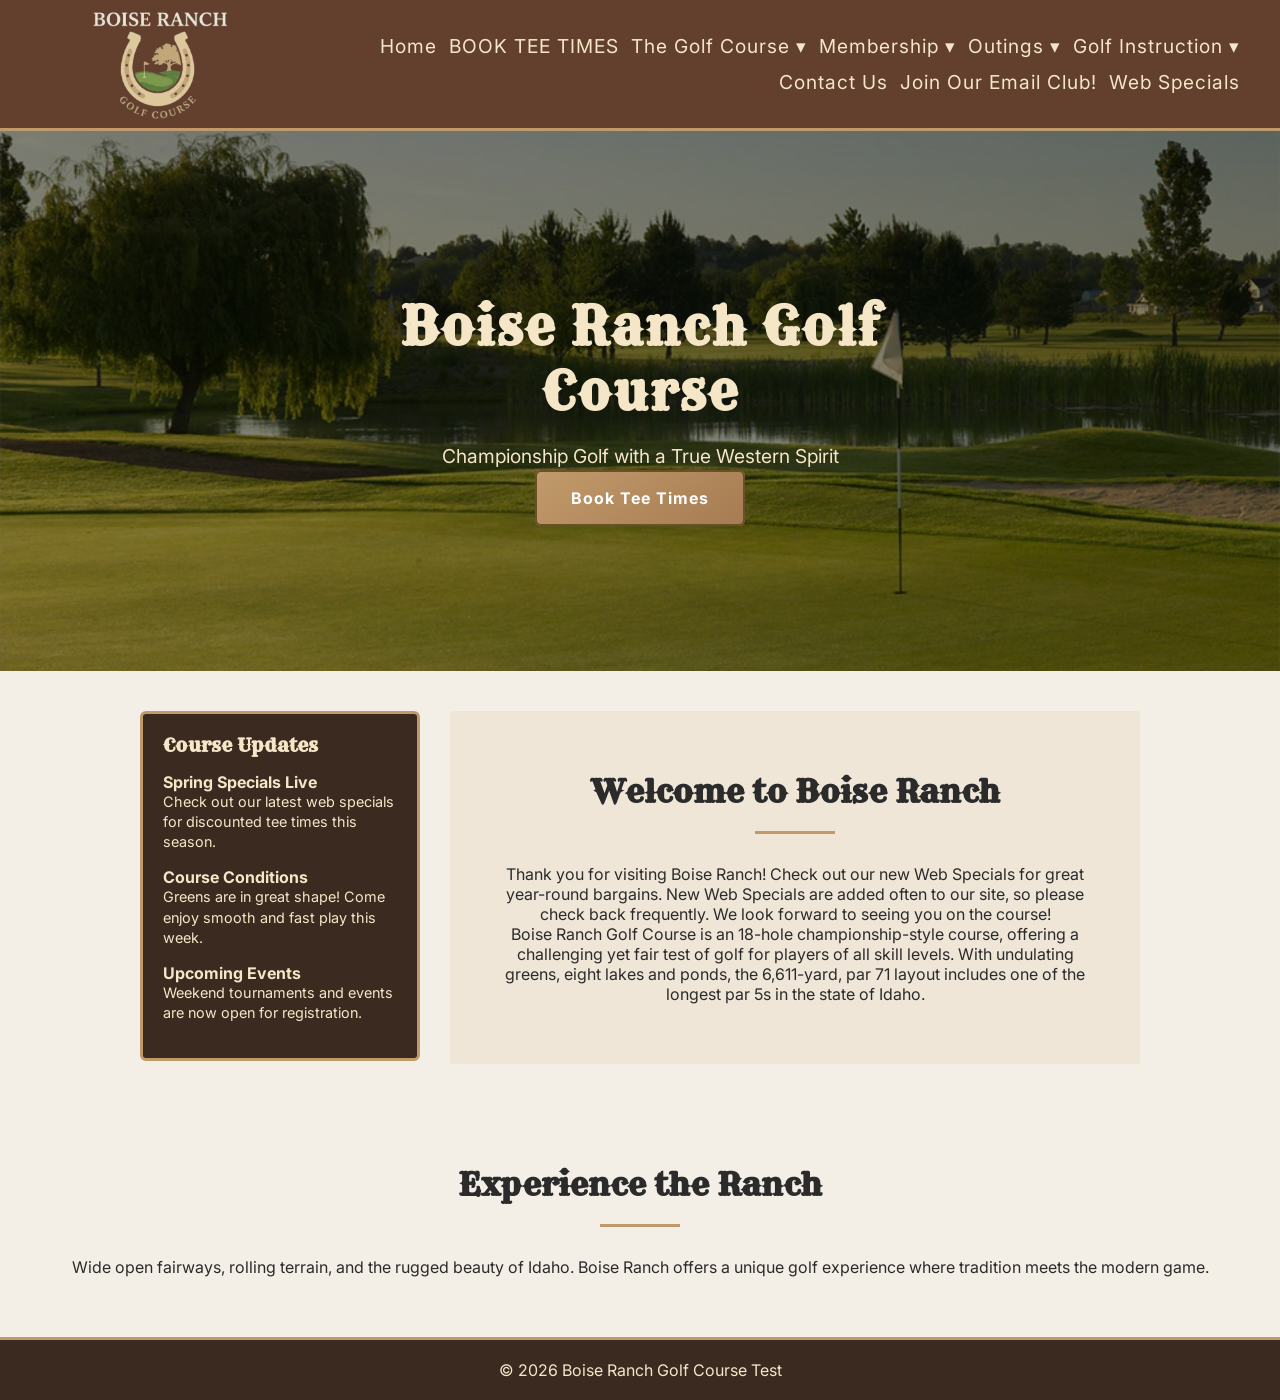
<file: index.html>
<!DOCTYPE html>
<html lang="en">

<head>
    <meta charset="UTF-8">
    <meta name="viewport" content="width=device-width, initial-scale=1.0">
    <title>Boise Ranch Golf Course</title>

    <!-- Western + Modern Fonts -->
    <link href="https://fonts.googleapis.com/css2?family=Rye&family=Inter:wght@300;400;600&display=swap"
        rel="stylesheet">

    <link rel="stylesheet" href="style.css">
    <style>
        /* PAGE LAYOUT */
        /* TOP SPLIT ONLY */
        .top-layout {
            display: flex;
            gap: 30px;
            padding: 40px 140px;
            align-items: stretch;
        }

        /* NEWS */
        .news-sidebar {
            width: 280px;
            background-color: #3b2a1f;
            color: #f5e6c8;
            padding: 20px;
            border-radius: 6px;
            border: 3px solid #c19a6b;
        }

        /* WELCOME TAKES REST */
        .welcome-section {
            flex: 1;
        }

        /* SIDEBAR */
        .news-sidebar {
            width: 280px;
            background-color: #3b2a1f;
            color: #f5e6c8;
            padding: 20px;
            border-radius: 6px;
            border: 3px solid #c19a6b;
            height: fit-content;
        }

        .news-sidebar h3 {
            font-family: 'Rye', cursive;
            margin-bottom: 15px;
        }

        .news-item {
            margin-bottom: 15px;
        }

        .news-item p {
            font-size: 0.9rem;
        }

        /* MAIN CONTENT */
        .main-content {
            flex: 1;
        }
    </style>
</head>

<body>

    <!-- NAVBAR -->
    <div id="navbar"></div>

    <!-- HERO -->
    <section class="hero">
        <div class="hero-content">
            <h1>Boise Ranch Golf Course</h1>
            <p>Championship Golf with a True Western Spirit</p>
            <a href="https://foreupsoftware.com/index.php/booking/22849/121#/teetimes" class="cta-button">Book Tee Times</a>
        </div>
    </section>

    <!-- SECTION -->



    <!-- NEW INFO SECTION -->
    <main>

        <!-- TOP ROW (SIDE BY SIDE) -->
        <div class="top-layout">

            <!-- NEWS -->
            <aside class="news-sidebar">
                <h3>Course Updates</h3>

                <div class="news-item">
                    <strong>Spring Specials Live</strong>
                    <p>Check out our latest web specials for discounted tee times this season.</p>
                </div>

                <div class="news-item">
                    <strong>Course Conditions</strong>
                    <p>Greens are in great shape! Come enjoy smooth and fast play this week.</p>
                </div>

                <div class="news-item">
                    <strong>Upcoming Events</strong>
                    <p>Weekend tournaments and events are now open for registration.</p>
                </div>
            </aside>

            <!-- WELCOME -->
            <section class="section welcome-section" style="background-color:#efe6d8;">
                <h2>Welcome to Boise Ranch</h2>
                <div class="divider"></div>

                <p>
                    Thank you for visiting Boise Ranch! Check out our new Web Specials for great year-round bargains.
                    New Web Specials are added often to our site, so please check back frequently.
                    We look forward to seeing you on the course!
                </p>

                <p>
                    Boise Ranch Golf Course is an 18-hole championship-style course, offering a challenging yet fair
                    test
                    of golf for players of all skill levels. With undulating greens, eight lakes and ponds, the
                    6,611-yard,
                    par 71 layout includes one of the longest par 5s in the state of Idaho.
                </p>
            </section>

        </div>

        <!-- FULL WIDTH SECTION BELOW -->
        <section class="section">
            <h2>Experience the Ranch</h2>
            <div class="divider"></div>
            <p>
                Wide open fairways, rolling terrain, and the rugged beauty of Idaho.
                Boise Ranch offers a unique golf experience where tradition meets the modern game.
            </p>
        </section>

    </main>

    <!-- FOOTER -->
    <div id="footer"></div>

    <script>
        async function loadComponent(id, file) {
            const response = await fetch(file);
            const text = await response.text();
            document.getElementById(id).innerHTML = text;
        }
        
        loadComponent("navbar", "navbar.html");
        loadComponent("footer", "footer.html");
        </script>

</body>

</html>
</file>
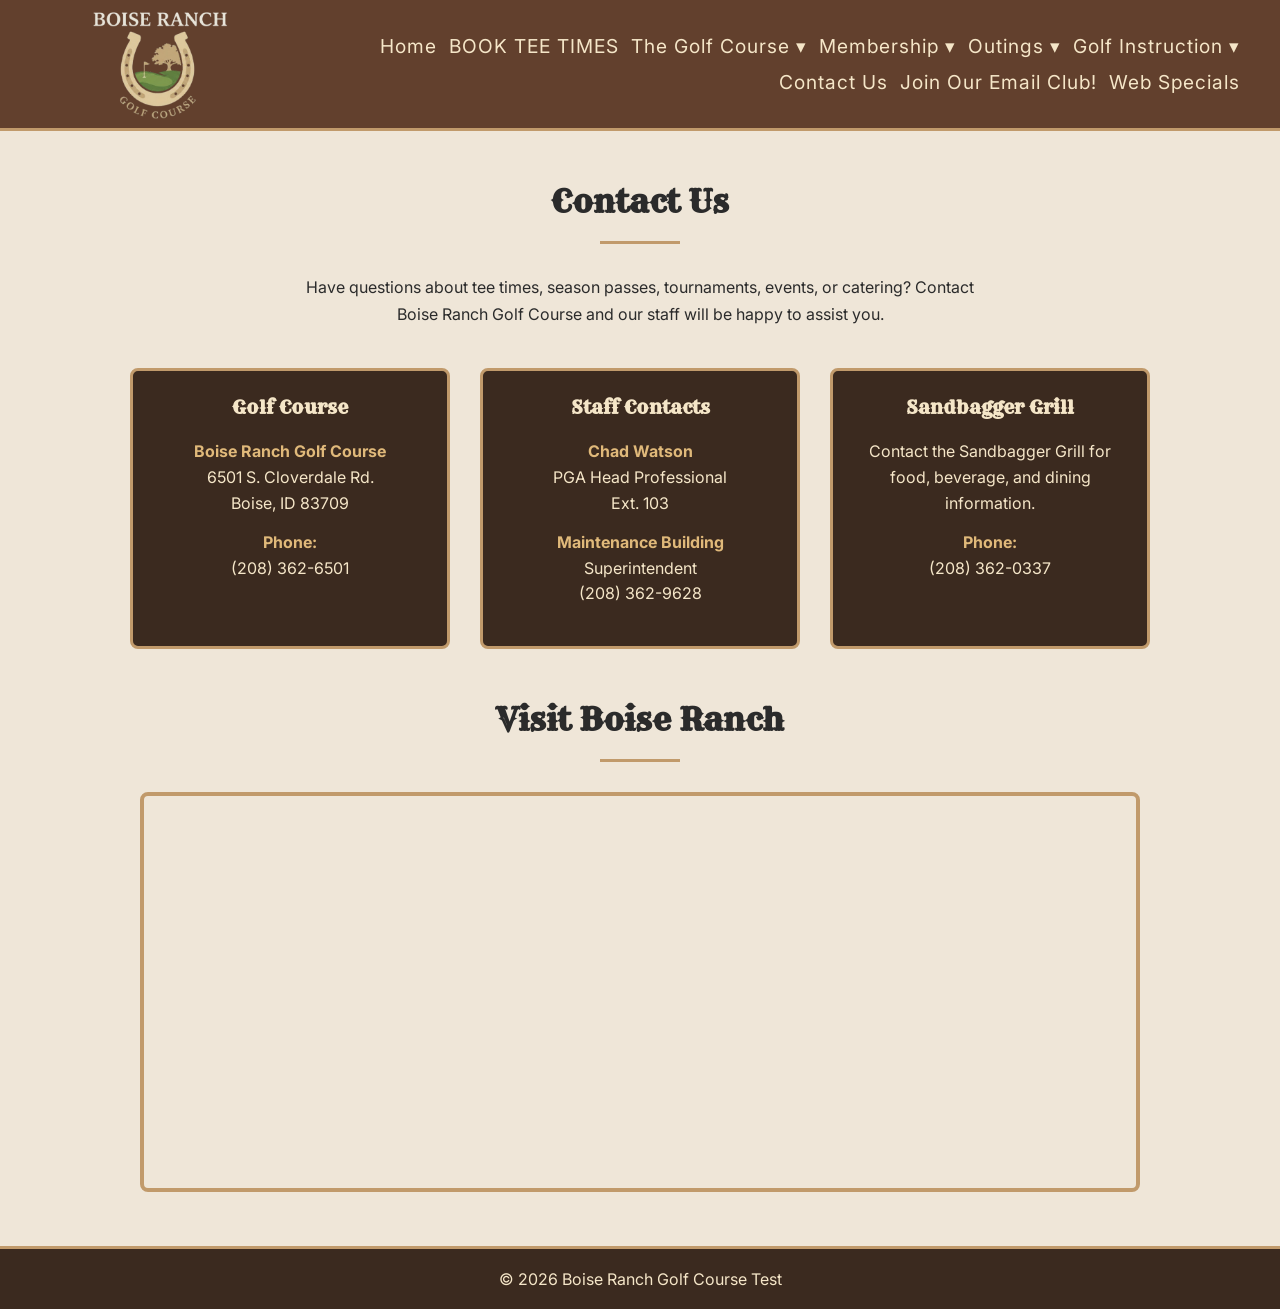
<file: contact.html>
<!DOCTYPE html>
<html lang="en">

<head>
    <meta charset="UTF-8">
    <meta name="viewport" content="width=device-width, initial-scale=1.0">
    <title>Contact Us | Boise Ranch Golf Course</title>

    <link href="https://fonts.googleapis.com/css2?family=Rye&family=Inter:wght@300;400;600&display=swap"
        rel="stylesheet">

    <link rel="stylesheet" href="style.css">

    <style>
        .contact-section {
            background-color: #efe6d8;
            padding: 50px 20px;
        }

        .contact-container {
            max-width: 1100px;
            margin: auto;
        }

        .contact-intro {
            text-align: center;
            margin-bottom: 40px;
        }

        .contact-intro p {
            max-width: 700px;
            margin: 0 auto;
            line-height: 1.7;
        }

        .contact-grid {
            display: flex;
            gap: 30px;
            justify-content: center;
            flex-wrap: wrap;
        }

        .contact-card {
            background-color: #3b2a1f;
            color: #f5e6c8;
            border: 3px solid #c19a6b;
            border-radius: 8px;
            padding: 25px;
            width: 320px;
        }

        .contact-card h3 {
            font-family: 'Rye', cursive;
            text-align: center;
            margin-bottom: 20px;
        }

        .contact-card p {
            margin-bottom: 14px;
            line-height: 1.6;
        }

        .contact-card strong {
            color: #e0b97a;
        }

        .map-section {
            margin-top: 50px;
            text-align: center;
        }

        .map-section iframe {
            width: 100%;
            max-width: 1000px;
            height: 400px;
            border: 4px solid #c19a6b;
            border-radius: 8px;
        }

        @media (max-width: 700px) {
            .map-section iframe {
                height: 300px;
            }
        }
    </style>
</head>

<body>

    <!-- NAVBAR -->
    <div id="navbar"></div>

    <!-- MAIN -->
    <main>

        <section class="section contact-section">

            <div class="contact-container">

                <!-- HEADER -->
                <div class="contact-intro">

                    <h2>Contact Us</h2>

                    <div class="divider"></div>

                    <p>
                        Have questions about tee times, season passes,
                        tournaments, events, or catering?
                        Contact Boise Ranch Golf Course and our staff
                        will be happy to assist you.
                    </p>

                </div>

                <!-- CONTACT CARDS -->
                <div class="contact-grid">

                    <!-- MAIN CONTACT -->
                    <div class="contact-card">

                        <h3>Golf Course</h3>

                        <p>
                            <strong>Boise Ranch Golf Course</strong><br>
                            6501 S. Cloverdale Rd.<br>
                            Boise, ID 83709
                        </p>

                        <p>
                            <strong>Phone:</strong><br>
                            (208) 362-6501
                        </p>

                    </div>

                    <!-- STAFF -->
                    <div class="contact-card">

                        <h3>Staff Contacts</h3>

                        <p>
                            <strong>Chad Watson</strong><br>
                            PGA Head Professional<br>
                            Ext. 103
                        </p>

                        <p>
                            <strong>Maintenance Building</strong><br>
                            Superintendent<br>
                            (208) 362-9628
                        </p>

                    </div>

                    <!-- GRILL -->
                    <div class="contact-card">

                        <h3>Sandbagger Grill</h3>

                        <p>
                            Contact the Sandbagger Grill for food,
                            beverage, and dining information.
                        </p>

                        <p>
                            <strong>Phone:</strong><br>
                            (208) 362-0337
                        </p>

                    </div>

                </div>

                <!-- MAP -->
                <div class="map-section">

                    <h2>Visit Boise Ranch</h2>

                    <div class="divider"></div>

                    <iframe
                        src="https://www.google.com/maps?q=6501+S+Cloverdale+Rd,+Boise,+ID+83709&output=embed"
                        allowfullscreen=""
                        loading="lazy">
                    </iframe>

                </div>

            </div>

        </section>

    </main>

    <!-- FOOTER -->
    <div id="footer"></div>

    <script>
        async function loadComponent(id, file) {
            const response = await fetch(file);
            const text = await response.text();
            document.getElementById(id).innerHTML = text;
        }

        loadComponent("navbar", "navbar.html");
        loadComponent("footer", "footer.html");
    </script>

</body>

</html>
</file>
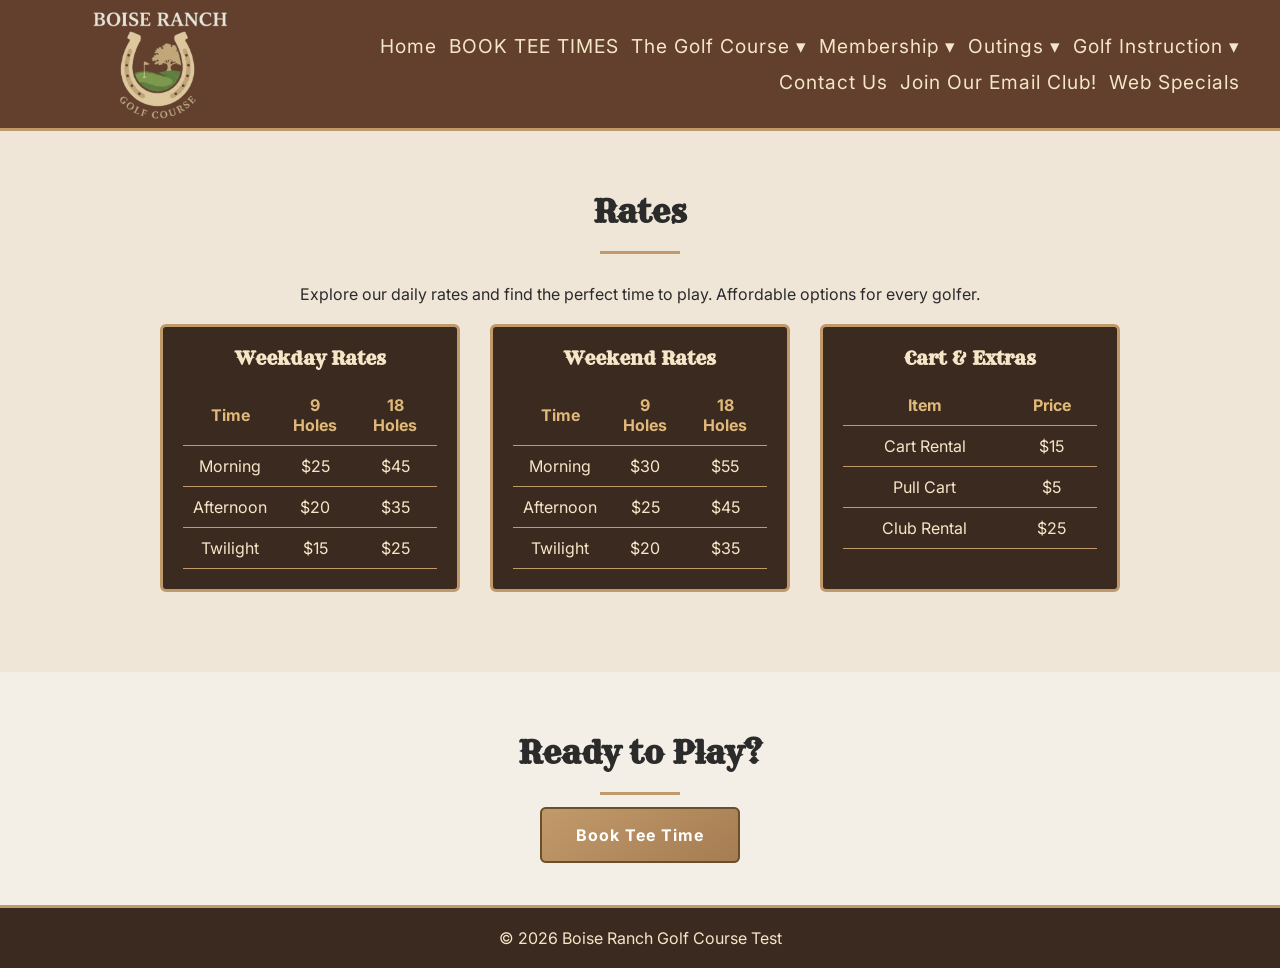
<file: rates.html>
<!DOCTYPE html>
<html lang="en">

<head>
    <meta charset="UTF-8">
    <meta name="viewport" content="width=device-width, initial-scale=1.0">
    <title>Boise Ranch Golf Course Rates</title>

    <!-- Western + Modern Fonts -->
    <link href="https://fonts.googleapis.com/css2?family=Rye&family=Inter:wght@300;400;600&display=swap"
        rel="stylesheet">

    <link rel="stylesheet" href="style.css">

    <style>
        /* RATES */
.rates-container {
    display: flex;
    gap: 30px;
    justify-content: center;
    flex-wrap: wrap;
    padding: 20px;
}

.rates-card {
    background-color: #3b2a1f;
    color: #f5e6c8;
    padding: 20px;
    border-radius: 6px;
    border: 3px solid #c19a6b;
    width: 300px;
}

.rates-card h3 {
    font-family: 'Rye', cursive;
    margin-bottom: 15px;
    text-align: center;
}

/* TABLE */
.rates-card table {
    width: 100%;
    border-collapse: collapse;
}

.rates-card th,
.rates-card td {
    padding: 10px;
    text-align: center;
    border-bottom: 1px solid #c19a6b;
}

.rates-card th {
    color: #e0b97a;
}
    </style>
</head>

<body>

    <!-- NAVBAR -->
    <div id="navbar"></div>
    <!-- HERO -->
    <main>

        <!-- HEADER -->
        <section class="section" style="background-color:#efe6d8;">
            <h2>Rates</h2>
            <div class="divider"></div>
            <p style="max-width: 700px; margin: 0 auto;">
                Explore our daily rates and find the perfect time to play. Affordable options for every golfer.
            </p>
            <div class="rates-container">
    
                <!-- WEEKDAY -->
                <div class="rates-card">
                    <h3>Weekday Rates</h3>
                    <table>
                        <tr><th>Time</th><th>9 Holes</th><th>18 Holes</th></tr>
                        <tr><td>Morning</td><td>$25</td><td>$45</td></tr>
                        <tr><td>Afternoon</td><td>$20</td><td>$35</td></tr>
                        <tr><td>Twilight</td><td>$15</td><td>$25</td></tr>
                    </table>
                </div>
    
                <!-- WEEKEND -->
                <div class="rates-card">
                    <h3>Weekend Rates</h3>
                    <table>
                        <tr><th>Time</th><th>9 Holes</th><th>18 Holes</th></tr>
                        <tr><td>Morning</td><td>$30</td><td>$55</td></tr>
                        <tr><td>Afternoon</td><td>$25</td><td>$45</td></tr>
                        <tr><td>Twilight</td><td>$20</td><td>$35</td></tr>
                    </table>
                </div>
    
                <!-- CART RENTAL -->
                <div class="rates-card">
                    <h3>Cart & Extras</h3>
                    <table>
                        <tr><th>Item</th><th>Price</th></tr>
                        <tr><td>Cart Rental</td><td>$15</td></tr>
                        <tr><td>Pull Cart</td><td>$5</td></tr>
                        <tr><td>Club Rental</td><td>$25</td></tr>
                    </table>
                </div>
                
            </div>
        </section>
    
        <!-- RATES TABLES -->

    
        <!-- CTA -->
        <section class="section" >
            <h2>Ready to Play?</h2>
            <div class="divider"></div>
            <a href="#" class="cta-button">Book Tee Time</a>
        </section>
    
    </main>

    <!-- FOOTER -->
    <div id="footer"></div>

    <script>
        async function loadComponent(id, file) {
            const response = await fetch(file);
            const text = await response.text();
            document.getElementById(id).innerHTML = text;
        }
        
        loadComponent("navbar", "navbar.html");
        loadComponent("footer", "footer.html");
        </script>

</body>

</html>
</file>
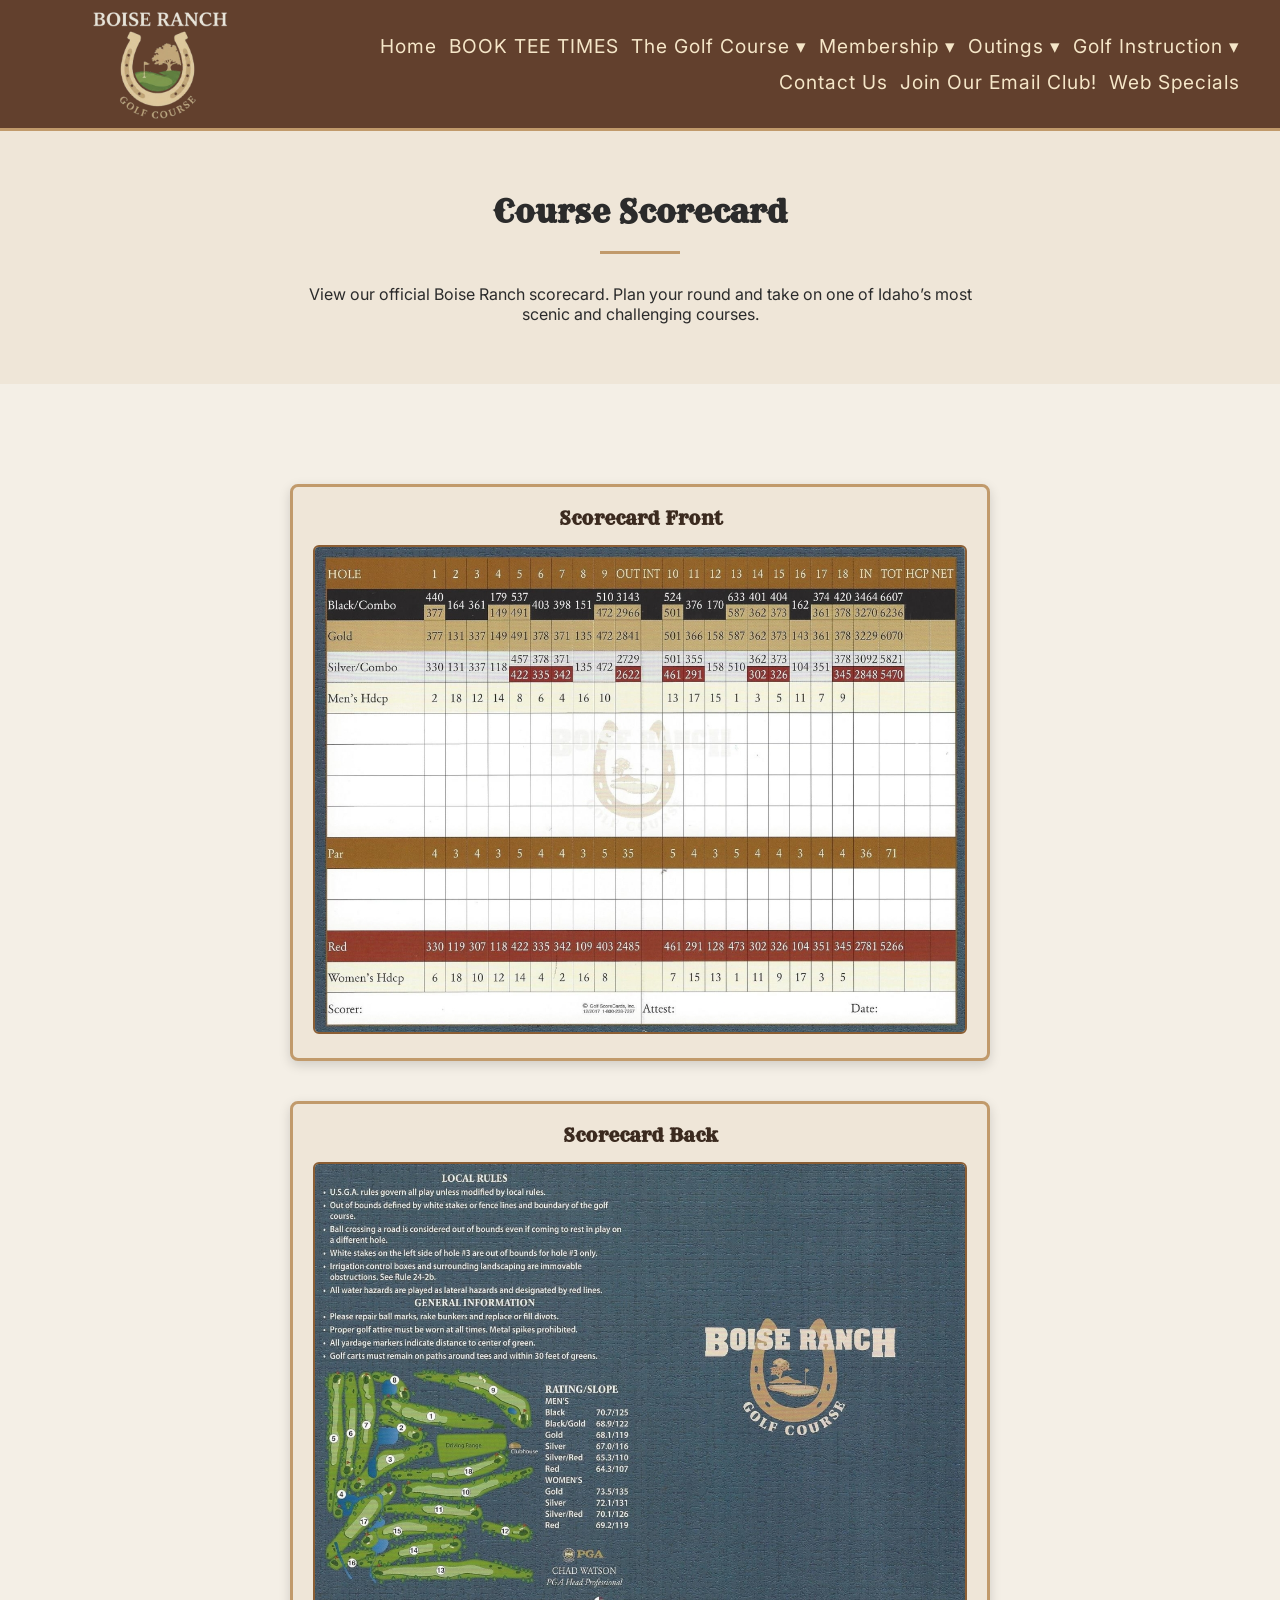
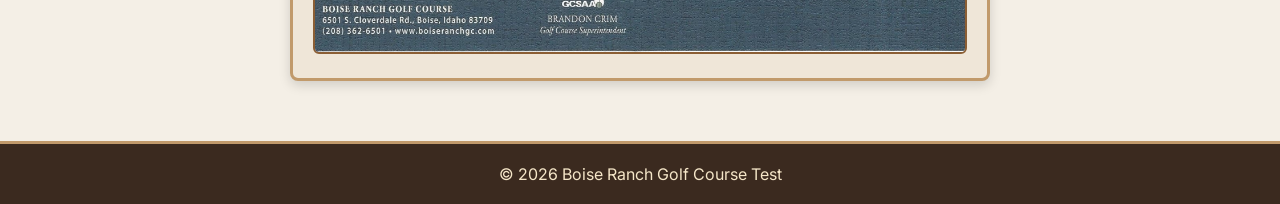
<file: scorecard.html>
<!DOCTYPE html>
<html lang="en">

<head>
    <meta charset="UTF-8">
    <meta name="viewport" content="width=device-width, initial-scale=1.0">
    <title>Boise Ranch Golf Course</title>

    <!-- Western + Modern Fonts -->
    <link href="https://fonts.googleapis.com/css2?family=Rye&family=Inter:wght@300;400;600&display=swap"
        rel="stylesheet">

    <link rel="stylesheet" href="style.css">

    <style>
        /* SCORECARD */


        .scorecard-container {
            display: flex;
            gap: 40px;
            justify-content: center;
            align-items: flex-start;
            flex-wrap: wrap;
            margin-top: 40px;
        }

        .scorecard-card {
            background-color: #efe6d8;
            padding: 20px;
            border-radius: 8px;
            border: 3px solid #c19a6b;
            box-shadow: 0 4px 12px rgba(0, 0, 0, 0.15);
            max-width: 700px;
            width: 100%;
        }

        .scorecard-card h3 {
            font-family: 'Rye', cursive;
            margin-bottom: 15px;
            color: #3b2a1f;
        }

        .scorecard-card img {
            width: 100%;
            border-radius: 6px;
            border: 2px solid #8b5e34;
        }
    </style>
</head>

<body>

    <!-- NAVBAR -->
    <div id="navbar"></div>

    <!-- SECTION -->


    <main>

        <!-- HEADER -->
        <section class="section" style="background-color:#efe6d8;">
            <h2>Course Scorecard</h2>
            <div class="divider"></div>
            <p style="max-width: 700px; margin: 0 auto;">
                View our official Boise Ranch scorecard. Plan your round and take on one of Idaho’s most scenic and
                challenging courses.
            </p>
        </section>

        <!-- SCORECARD IMAGES -->
        <section class="section">
          

            <div class="scorecard-container">

                <div class="scorecard-card">
                    <h3>Scorecard Front</h3>
                    <img src="2018-scorecard-Front.jpg" alt="Boise Ranch Scorecard Front">
                </div>

                <div class="scorecard-card">
                    <h3>Scorecard Back</h3>
                    <img src="2018-scorecard-Back.jpg" alt="Boise Ranch Scorecard Back">
                </div>

            </div>
        </section>

    </main>
    <!-- FOOTER -->

    <div id="footer"></div>

    <script>
        async function loadComponent(id, file) {
            const response = await fetch(file);
            const text = await response.text();
            document.getElementById(id).innerHTML = text;
        }

        loadComponent("navbar", "navbar.html");
        loadComponent("footer", "footer.html");
    </script>

</body>

</html>
</file>
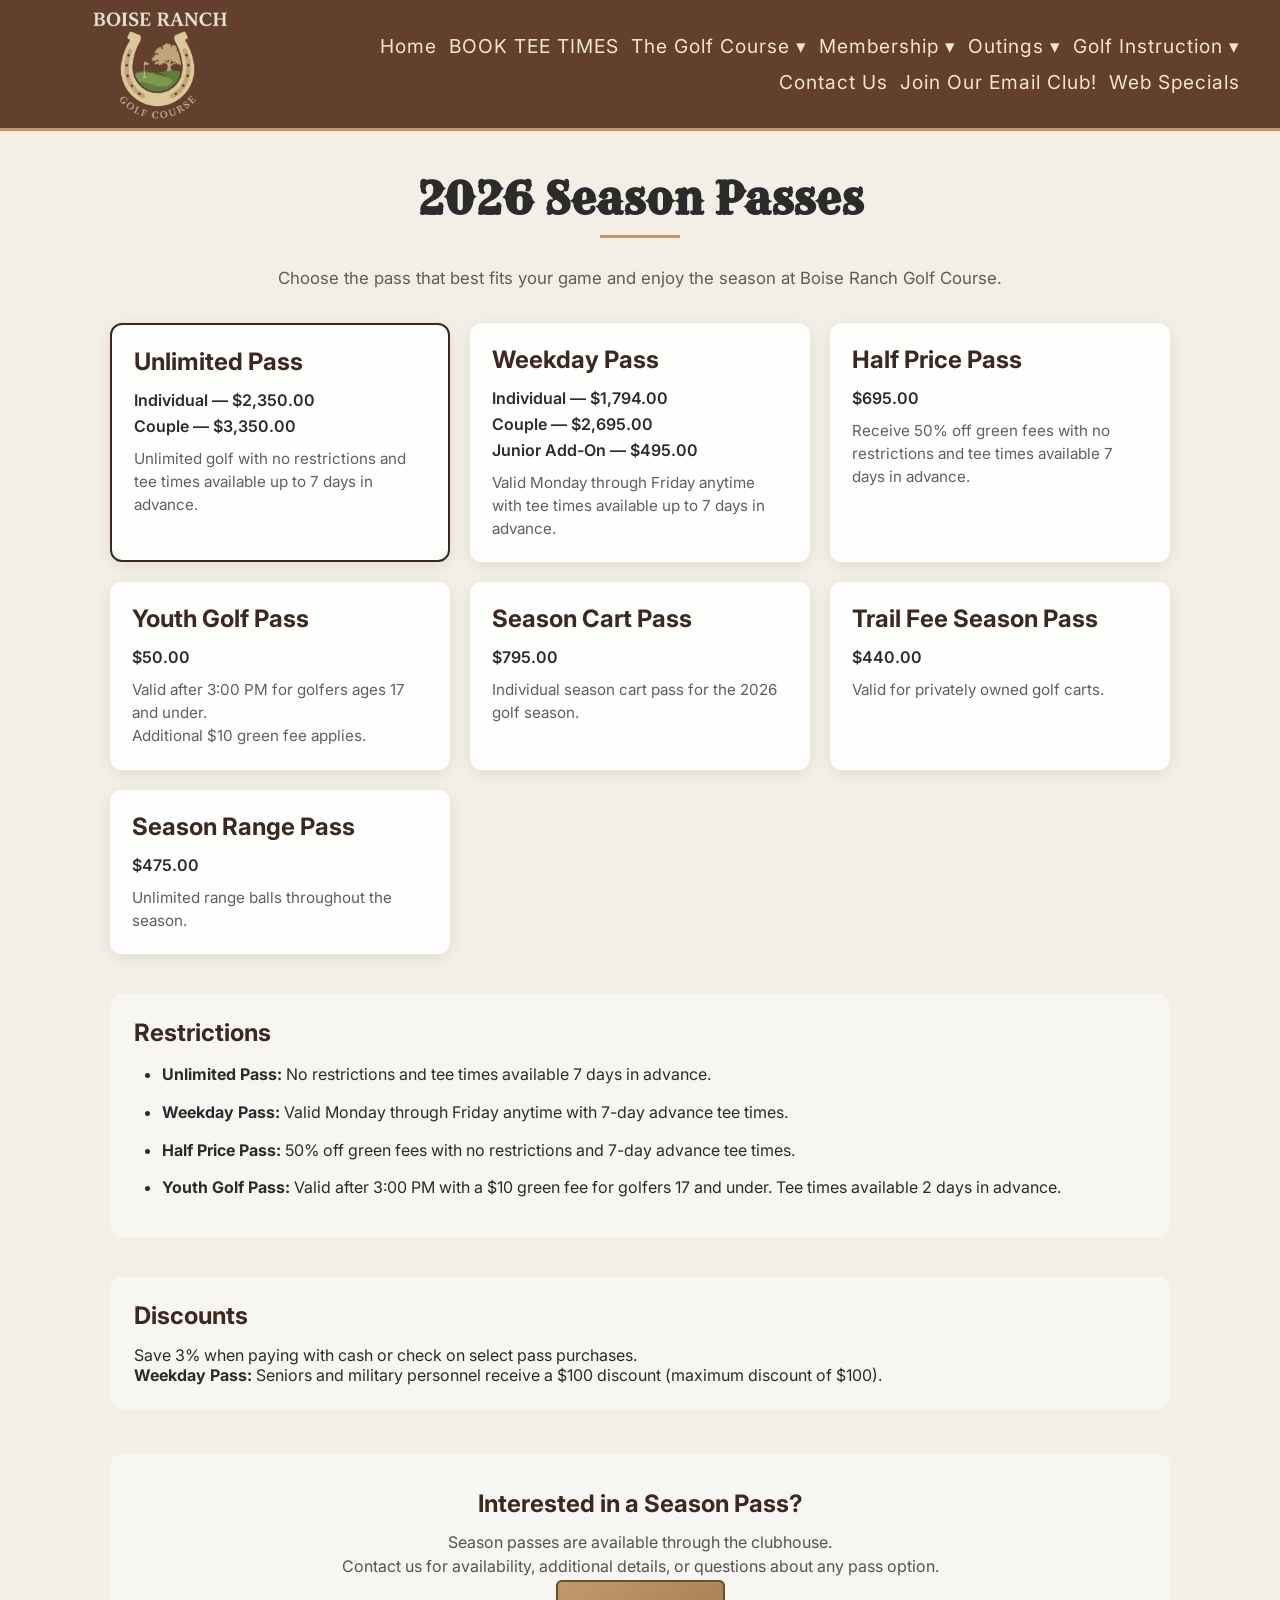
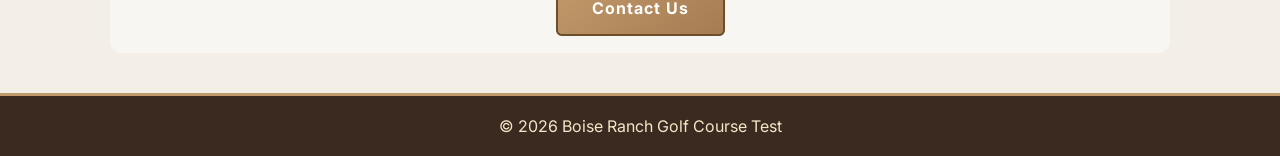
<file: seasonpass.html>
<!DOCTYPE html>
<html lang="en">

<head>
    <meta charset="UTF-8">
    <meta name="viewport" content="width=device-width, initial-scale=1.0">
    <title>2026 Season Passes</title>

    <link href="https://fonts.googleapis.com/css2?family=Rye&family=Inter:wght@300;400;600&display=swap"
        rel="stylesheet">

    <link rel="stylesheet" href="style.css">

    <style>
        .season-pass {
            max-width: 1100px;
            margin: auto;
            padding: 40px 20px;
            font-family: 'Inter', sans-serif;
        }

        .season-pass h1 {
            font-family: 'Rye', serif;
            text-align: center;
            font-size: 2.7rem;
            margin-bottom: 10px;
        }

        .subtitle {
            text-align: center;
            margin-bottom: 35px;
            opacity: 0.75;
            font-size: 1.05rem;
        }

        .pass-grid {
            display: grid;
            grid-template-columns: repeat(auto-fit, minmax(260px, 1fr));
            gap: 20px;
        }

        .pass-card {
            background: rgba(255, 255, 255, 0.92);
            border-radius: 12px;
            padding: 22px;
            box-shadow: 0 4px 15px rgba(0, 0, 0, 0.08);
            cursor: default;
        }

        .featured {
            border: 2px solid #3c281e;
        }

        .pass-card h2 {
            margin-bottom: 14px;
            color: #3c281e;
        }

        .price {
            font-weight: 600;
            margin: 6px 0;
        }

        .note {
            margin-top: 12px;
            font-size: 0.95rem;
            line-height: 1.5;
            opacity: 0.75;
        }

        .info-section {
            margin-top: 40px;
            padding: 24px;
            background: #f8f6f3;
            border-radius: 12px;
        }

        .info-section h2 {
            margin-bottom: 15px;
            color: #3c281e;
        }

        .info-section ul {
            padding-left: 28px;
            margin-top: 10px;
        }

        .info-section li {
            margin-bottom: 12px;
            line-height: 1.6;
        }

        .contact-section {
            text-align: center;
            margin-top: 45px;
            padding: 35px 20px;
            background: #f8f6f3;
            border-radius: 12px;
        }

        .contact-section h2 {
            margin-bottom: 12px;
            color: #3c281e;
        }

        .contact-section p {
            margin-bottom: 20px;
            opacity: 0.8;
            line-height: 1.5;
        }


        @media (max-width: 600px) {
            .season-pass h1 {
                font-size: 2.1rem;
            }

            .pass-card {
                padding: 18px;
            }
        }
    </style>
</head>

<body>

    <!-- Nav Bar -->
    <div id="navbar"></div>

    <!-- Main -->
    <main>
        <section class="season-pass">

            <h1>2026 Season Passes</h1>

            <div class="divider"></div>

            <p class="subtitle">
                Choose the pass that best fits your game and enjoy the season at Boise Ranch Golf Course.
            </p>

            <!-- PASS TYPES -->
            <div class="pass-grid">

                <div class="pass-card featured">
                    <h2>Unlimited Pass</h2>

                    <p class="price">Individual — $2,350.00</p>
                    <p class="price">Couple — $3,350.00</p>

                    <p class="note">
                        Unlimited golf with no restrictions and tee times available up to 7 days in advance.
                    </p>
                </div>

                <div class="pass-card">
                    <h2>Weekday Pass</h2>

                    <p class="price">Individual — $1,794.00</p>
                    <p class="price">Couple — $2,695.00</p>
                    <p class="price">Junior Add-On — $495.00</p>

                    <p class="note">
                        Valid Monday through Friday anytime with tee times available up to 7 days in advance.
                    </p>
                </div>

                <div class="pass-card">
                    <h2>Half Price Pass</h2>

                    <p class="price">$695.00</p>

                    <p class="note">
                        Receive 50% off green fees with no restrictions and tee times available 7 days in advance.
                    </p>
                </div>

                <div class="pass-card">
                    <h2>Youth Golf Pass</h2>

                    <p class="price">$50.00</p>

                    <p class="note">
                        Valid after 3:00 PM for golfers ages 17 and under.<br>
                        Additional $10 green fee applies.
                    </p>
                </div>

                <div class="pass-card">
                    <h2>Season Cart Pass</h2>

                    <p class="price">$795.00</p>

                    <p class="note">
                        Individual season cart pass for the 2026 golf season.
                    </p>
                </div>

                <div class="pass-card">
                    <h2>Trail Fee Season Pass</h2>

                    <p class="price">$440.00</p>

                    <p class="note">
                        Valid for privately owned golf carts.
                    </p>
                </div>

                <div class="pass-card">
                    <h2>Season Range Pass</h2>

                    <p class="price">$475.00</p>

                    <p class="note">
                        Unlimited range balls throughout the season.
                    </p>
                </div>

            </div>

            <!-- RESTRICTIONS -->
            <section class="info-section">
                <h2>Restrictions</h2>

                <ul>
                    <li>
                        <strong>Unlimited Pass:</strong>
                        No restrictions and tee times available 7 days in advance.
                    </li>

                    <li>
                        <strong>Weekday Pass:</strong>
                        Valid Monday through Friday anytime with 7-day advance tee times.
                    </li>

                    <li>
                        <strong>Half Price Pass:</strong>
                        50% off green fees with no restrictions and 7-day advance tee times.
                    </li>

                    <li>
                        <strong>Youth Golf Pass:</strong>
                        Valid after 3:00 PM with a $10 green fee for golfers 17 and under.
                        Tee times available 2 days in advance.
                    </li>
                </ul>
            </section>

            <!-- DISCOUNTS -->
            <section class="info-section">
                <h2>Discounts</h2>

                <p>
                    Save 3% when paying with cash or check on select pass purchases.
                </p>

                <p>
                    <strong>Weekday Pass:</strong>
                    Seniors and military personnel receive a $100 discount
                    (maximum discount of $100).
                </p>
            </section>

            <!-- CONTACT SECTION -->
            <section class="contact-section">
                <h2>Interested in a Season Pass?</h2>

                <p>
                    Season passes are available through the clubhouse.<br>
                    Contact us for availability, additional details, or questions about any pass option.
                </p>

                <a href="contact.html" class="cta-button">
                    Contact Us
                </a>
            </section>

        </section>
    </main>

    <!-- Footer -->
    <div id="footer"></div>

    <!-- Nav/Footer Script -->
    <script>
        async function loadComponent(id, file) {
            const response = await fetch(file);
            const text = await response.text();
            document.getElementById(id).innerHTML = text;
        }

        loadComponent("navbar", "navbar.html");
        loadComponent("footer", "footer.html");
    </script>

</body>

</html>
</file>
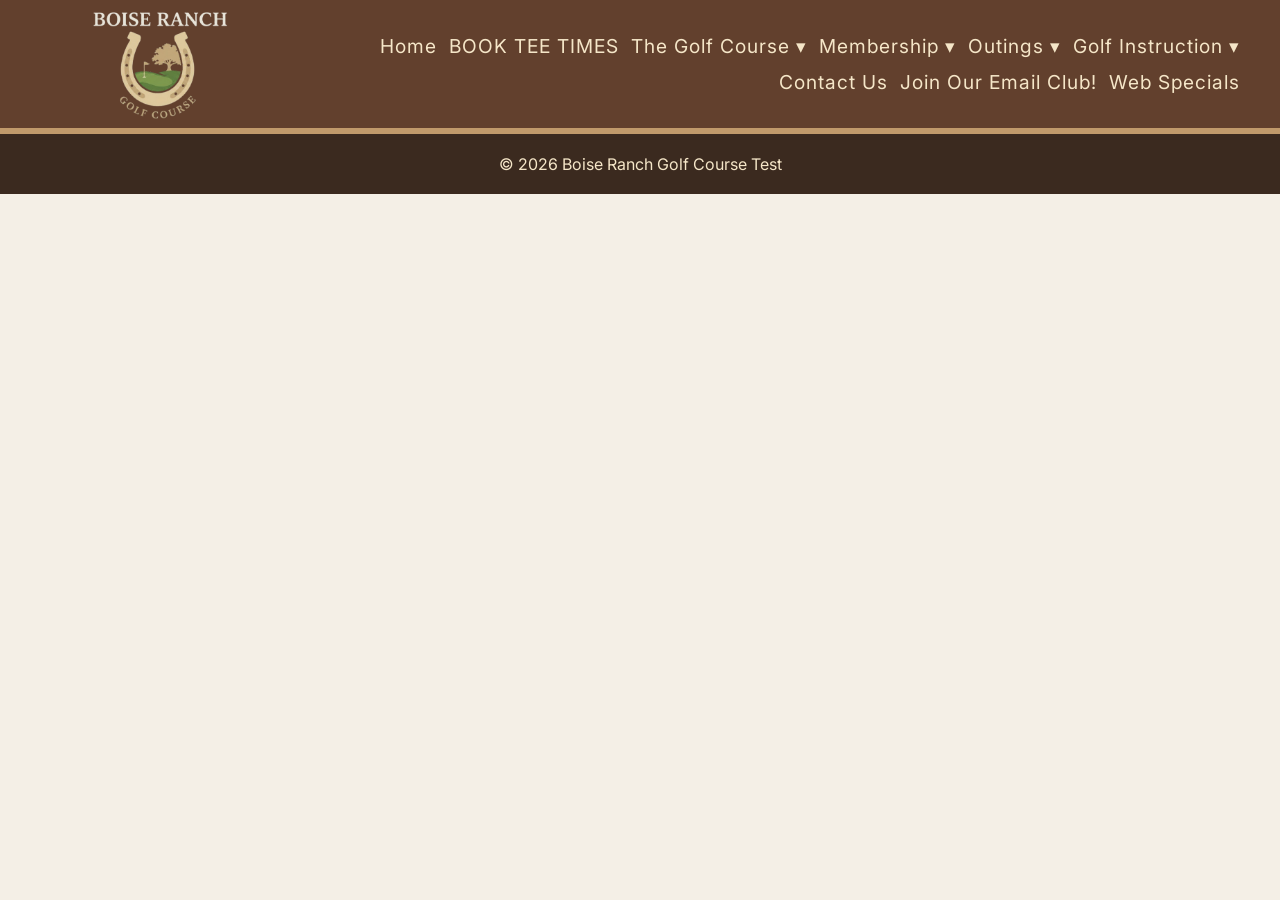
<file: template.html>
<!DOCTYPE html>
<html lang="en">
<head>
    <meta charset="UTF-8">
    <meta name="viewport" content="width=device-width, initial-scale=1.0">
    <title>Document</title>
    <link href="https://fonts.googleapis.com/css2?family=Rye&family=Inter:wght@300;400;600&display=swap"
        rel="stylesheet">

   
    <link rel="stylesheet" href="style.css">
</head>
<body>
    <!-- Nav Bar -->
    <div id="navbar"></div>

    <!-- Main -->
     <main>
        
           
    </main>
    <!-- Footer -->
    <div id="footer"></div>

    <!-- nav/footer script -->

    <script>
        async function loadComponent(id, file) {
            const response = await fetch(file);
            const text = await response.text();
            document.getElementById(id).innerHTML = text;
        }

        loadComponent("navbar", "navbar.html");
        loadComponent("footer", "footer.html");
    </script>
</body>
</html>
</file>
<file: style.css>
* {
    margin: 0;
    padding: 0;
    box-sizing: border-box;
}

body {
    font-family: 'Inter', sans-serif;
    background-color: #f4efe6;
    color: #2b2b2b;
    display: flex;
    flex-direction: column;
}

main {
    flex: 1;
}

/* NAVBAR */
nav {
    display: flex;
    justify-content: space-between;
    align-items: center;
    padding: 0px 40px;
    background:rgba(92, 58, 38, 0.96);
    border-bottom: 3px solid #c19a6b;
}

.logo {
    display: flex;
    align-items: center;
    gap: 10px;
    font-family: 'Rye', cursive;
    font-size: 1.6rem;
    color: #f5e6c8;
}

.logo span {
    font-size: 1.8rem;
}

.nav-links {
    display: flex;
    gap: 12px;
    flex-wrap: wrap;      /* allows links to move to next row */
    justify-content: flex-end;
}

.nav-links a {
    text-decoration: none;
    color: #f5e6c8;
    font-size: 1.2rem;
    letter-spacing: 1px;
    transition: 0.2s;
}

.nav-links a:hover {
    color: #e0b97a;
}

/* DROPDOWN */
.dropdown {
    position: relative;
}

.dropdown-content {
    display: none;
    position: absolute;
    top: 100%;
    left: 0;
    background-color: #3b2a1f;
    min-width: 180px;
    border: 2px solid #c19a6b;
    border-radius: 4px;
    overflow: hidden;
    z-index: 1000;
}

.dropdown-content a {
    display: block;
    padding: 10px 15px;
    color: #f5e6c8;
    text-decoration: none;
    font-size: 0.9rem;
}

.dropdown-content a:hover {
    background-color: #5a3d2b;
}

/* SHOW ON HOVER (DESKTOP) */
.dropdown:hover .dropdown-content {
    display: block;
}

/* HERO */
.hero {
    background-image: linear-gradient(rgba(0, 0, 0, 0.5), rgba(0, 0, 0, 0.5)), url("Boise-Ranch-bk.jpg");
    background-size: cover;
    height: 60vh;
    position: relative;
    background-position: center;
    background-repeat: no-repeat;
    background-attachment: fixed;
    transform: translateZ(0);
     /* enable GPU acceleration for smoother parallax */
}

.hero-content {
    position: absolute;
    top: 50%;
    left: 50%;
    transform: translate(-50%, -50%);
    color: #f5e6c8;
    text-align: center;
}

.hero-content h1 {
    font-family: 'Rye', "Arial Black", sans-serif;
    font-size: 3.2rem;
    margin-bottom: 20px;
    letter-spacing: 2px;
}

.hero-content p {
    font-size: 1.2rem;
    margin-bottom: 20px;
}

.cta-button {
    padding: 16px 34px;
    background: linear-gradient(145deg, #c19a6b, #a67c52);
    color: white;
    text-decoration: none;
    font-weight: bold;
    border-radius: 6px;
    border: 2px solid #6b4f2a;
    letter-spacing: 1px;

}

.cta-button:hover {
    background: #8b5e34;

}

/* SECTION */
.section {
    padding: 60px 40px;
    text-align: center;
}

/* WELCOME LAYOUT */
.welcome-layout {
    display: flex;
    gap: 40px;
    align-items: flex-start;
    margin-top: 30px;
}

/* NEWS WIDGET */
.news-widget {
    flex: 1;
    background-color: #3b2a1f;
    color: #f5e6c8;
    padding: 20px;
    border-radius: 6px;
    border: 3px solid #c19a6b;
    text-align: left;
}

.news-widget h3 {
    font-family: 'Rye', cursive;
    margin-bottom: 15px;
    font-size: 1.4rem;
}

.news-item {
    margin-bottom: 15px;
}

.news-item p {
    font-size: 0.9rem;
    line-height: 1.4;
}

/* TEXT SIDE */
.welcome-text {
    flex: 3;
    text-align: left;
}

.welcome-text p {
    margin-bottom: 20px;
    line-height: 1.6;
}
.section h2 {
    font-family: 'Rye', "arial black", sans-serif;
    margin-bottom: 20px;
    font-size: 2rem;
}

.divider {
    width: 80px;
    height: 3px;
    background-color: #c19a6b;
    margin: 10px auto 30px;
}

/* FOOTER */
footer {
    background-color: #3b2a1f;
    color: #f5e6c8;
    text-align: center;
    padding: 20px;
    border-top: 3px solid #c19a6b;
}

/* =========================
 MOBILE RESPONSIVE STYLES
========================= */
@media (max-width: 768px) {

    /* NAVBAR STACK */
    nav {
        flex-direction: column;
        padding: 15px 20px;
    }

   .nav-logo {
        height: 40px;

   }

    .nav-links {
        flex-direction: column;
        align-items: center;
        gap: 10px;
        margin-top: 10px;
    }

    .nav-links a {
        font-size: 1rem;
    }

    /* HERO FIX */
    .hero {
        height: 50vh;
        background-attachment: scroll;
        /* disable parallax on mobile */
    }

    .hero-content h1 {
        font-size: 2rem;
    }

    .hero-content p {
        font-size: 1rem;
    }

    .cta-button {
        padding: 12px 24px;
        font-size: 0.9rem;
    }

    /* SECTIONS */
    .section {
        padding: 40px 20px;
    }

    .section h2 {
        font-size: 1.6rem;
    }

    .section p {
        font-size: 0.95rem;
    }

    .scorecard-container {
        flex-direction: column;
        gap: 30px;
    }
    .top-layout {
        flex-direction: column;
        padding: 20px;
    }
    
    .news-sidebar {
        width: 100%;
    }
}
</file>
